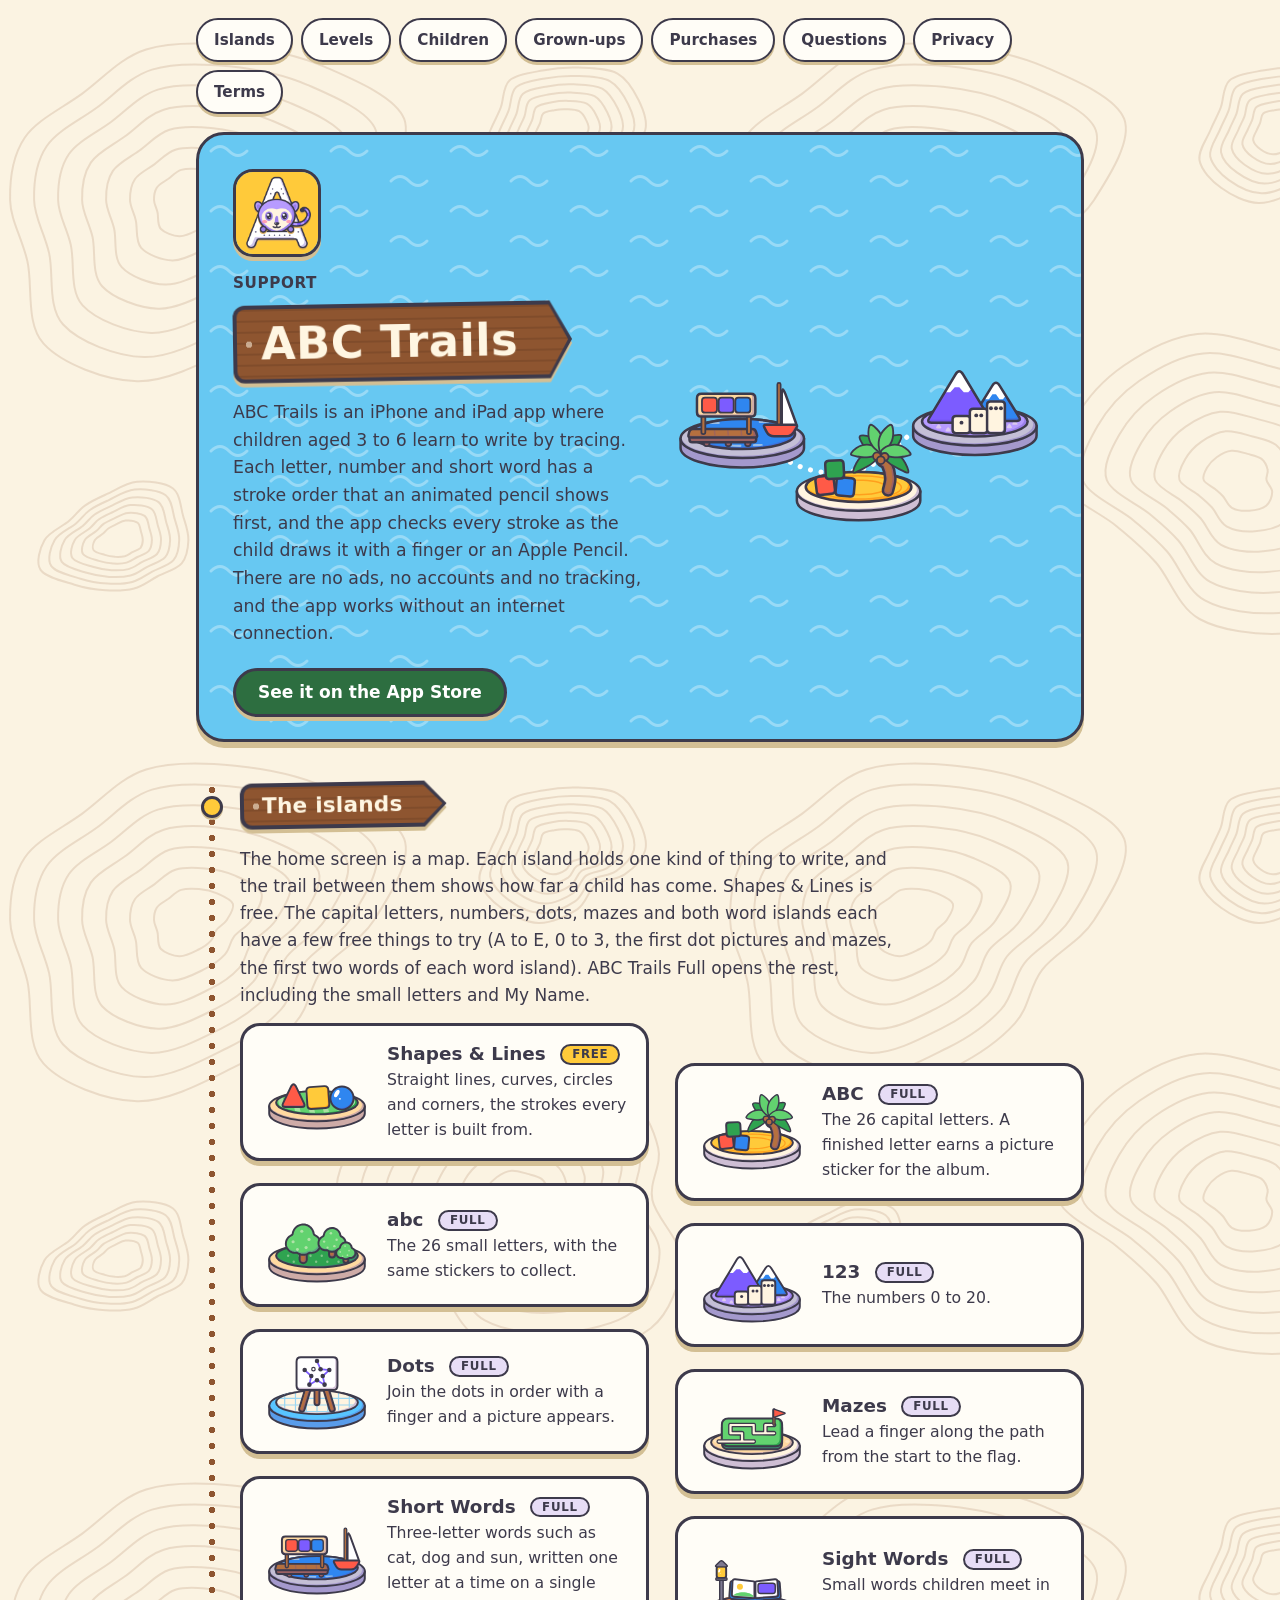
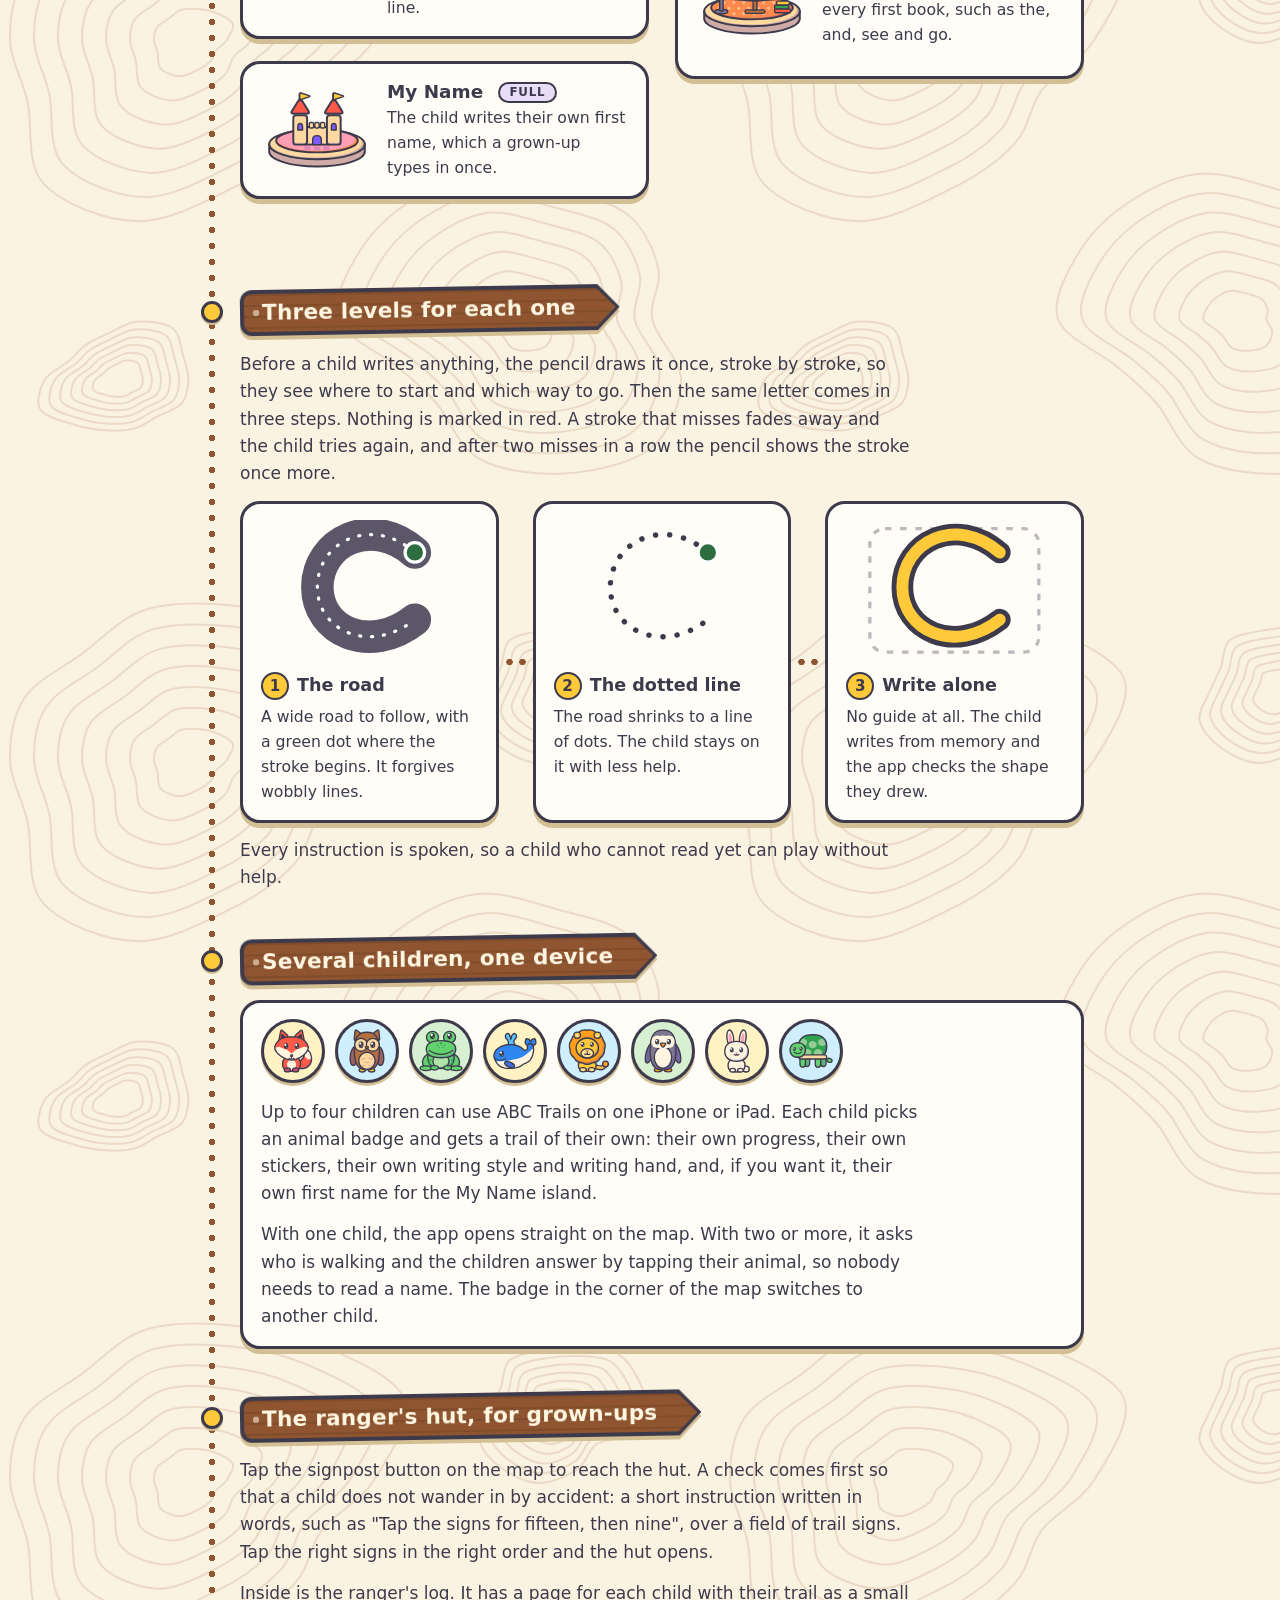
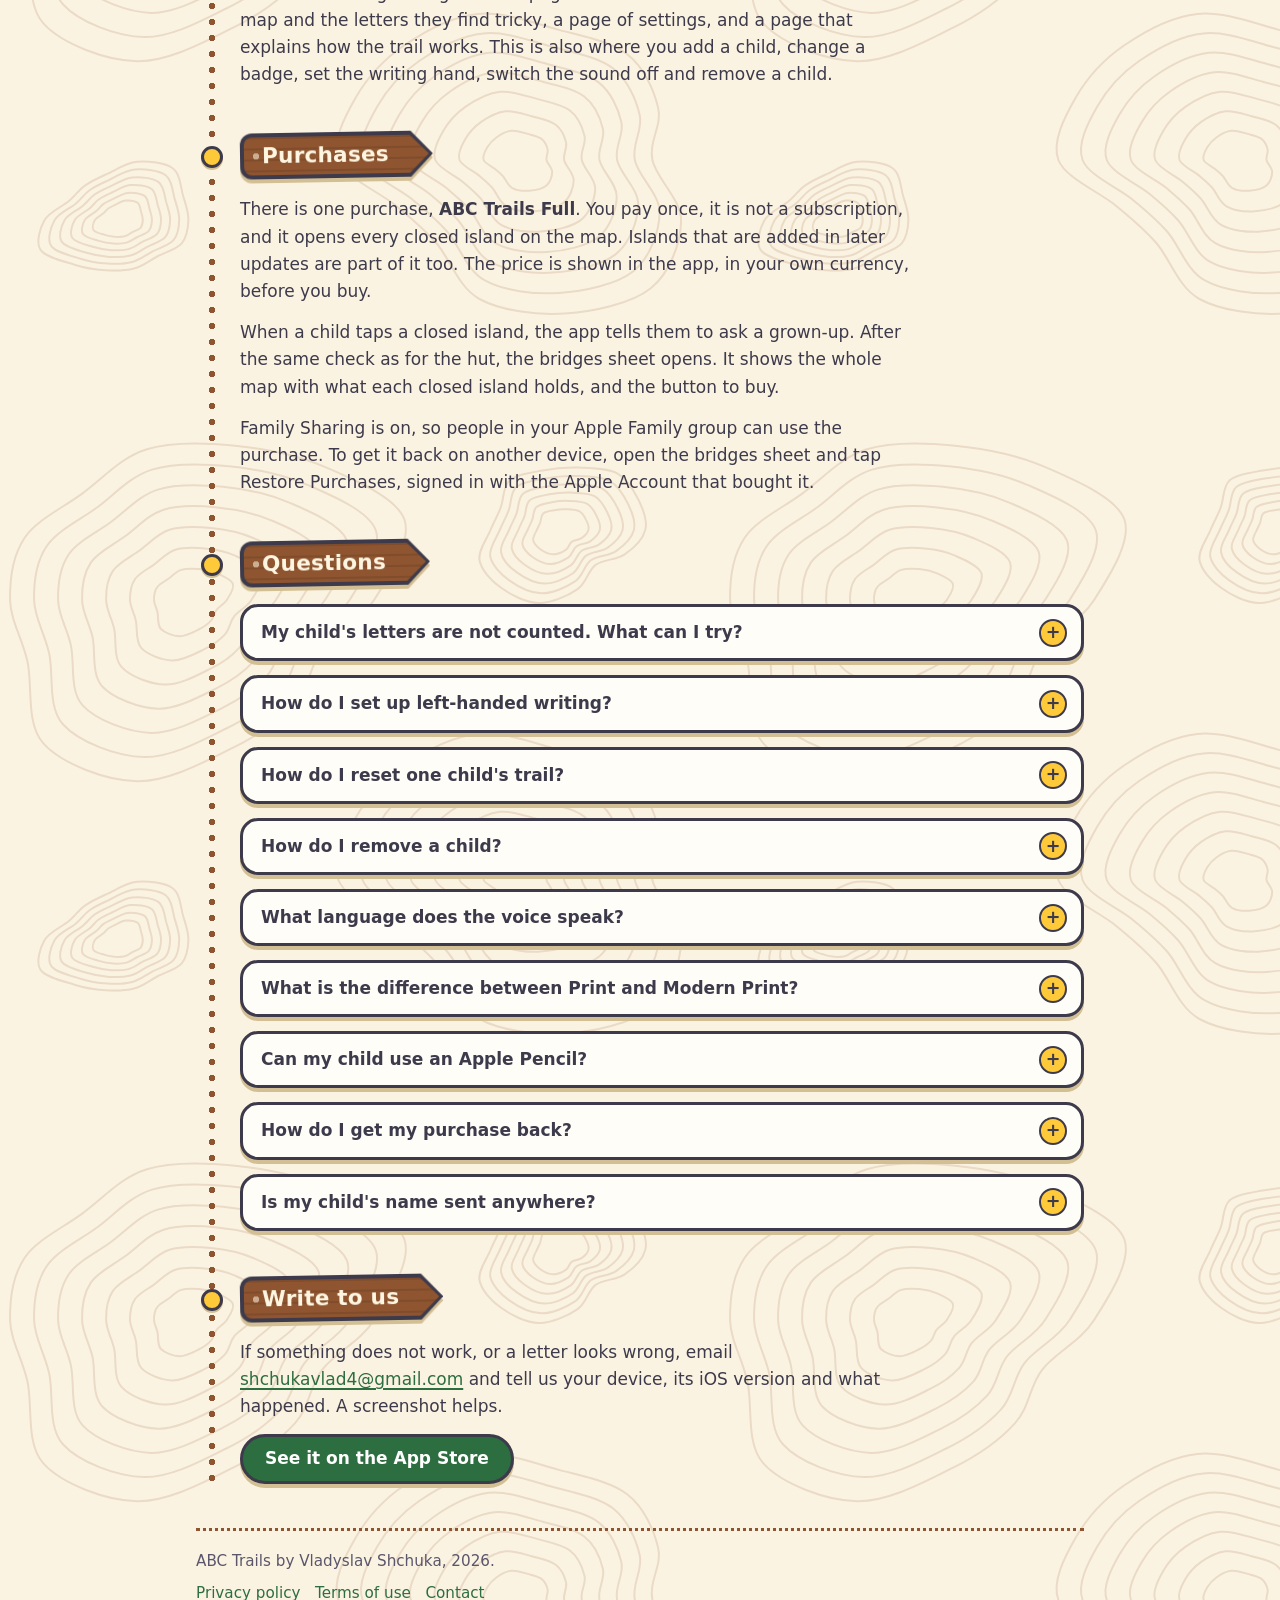
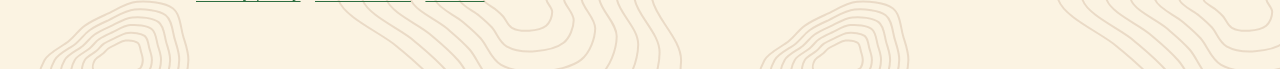
<file: index.html>
<!doctype html>
<html lang="en">
<head>
<meta charset="utf-8">
<meta name="viewport" content="width=device-width,initial-scale=1">
<meta name="color-scheme" content="light dark">
<title>ABC Trails: Support</title>
<meta name="description" content="Help for ABC Trails, the letter, number and word tracing app for children 3 to 6 on iPhone and iPad: the islands, levels, children, the ranger's hut, purchases and answers.">
<link rel="stylesheet" href="style.css">
<link rel="icon" href="icon.png">
<link rel="apple-touch-icon" href="icon.png">
</head>
<body>
<a class="skip" href="#top">Skip to the content</a>
<div class="wrap">

<nav aria-label="Pages and sections">
<ul class="top">
<li><a href="#islands">Islands</a></li>
<li><a href="#levels">Levels</a></li>
<li><a href="#hikers">Children</a></li>
<li><a href="#hut">Grown-ups</a></li>
<li><a href="#buying">Purchases</a></li>
<li><a href="#questions">Questions</a></li>
<li><a href="privacy.html">Privacy</a></li>
<li><a href="terms.html">Terms</a></li>
</ul>
</nav>

<main id="top">

<header class="hero">
<div>
<img class="app-icon" src="icon.png" width="88" height="88" alt="ABC Trails app icon">
<p class="kicker">Support</p>
<div class="signpost"><h1><span>ABC Trails</span></h1></div>
<p class="lead">ABC Trails is an iPhone and iPad app where children aged 3 to 6 learn to write by tracing. Each letter, number and short word has a stroke order that an animated pencil shows first, and the app checks every stroke as the child draws it with a finger or an Apple Pencil. There are no ads, no accounts and no tracking, and the app works without an internet connection.</p>
<a class="btn" href="https://apps.apple.com/app/id6817313417">See it on the App Store</a>
</div>
<svg class="hero-map" viewBox="0 0 600 290" aria-hidden="true" focusable="false">
<path d="M115 108C180 190 240 200 300 188S420 60 485 88" fill="none" stroke="#FFFFFF" stroke-width="8" stroke-linecap="round" stroke-dasharray="0.1 17"/>
<image href="img/island-harbor.svg" x="0" y="20" width="230" height="177"/>
<image href="img/island-beach.svg" x="185" y="104" width="230" height="177"/>
<image href="img/island-mountain.svg" x="370" y="0" width="230" height="177"/>
</svg>
</header>

<div class="path">

<section class="stop" id="islands" aria-labelledby="h-islands">
<div class="signpost"><h2 id="h-islands"><span>The islands</span></h2></div>
<p>The home screen is a map. Each island holds one kind of thing to write, and the trail between them shows how far a child has come. Shapes &amp; Lines is free. The capital letters, numbers, dots, mazes and both word islands each have a few free things to try (A to E, 0 to 3, the first dot pictures and mazes, the first two words of each word island). ABC Trails Full opens the rest, including the small letters and My Name.</p>
<ol class="isles">
<li class="isle card"><img src="img/island-meadow.svg" width="112" height="86" alt="A round meadow island with a red triangle, a yellow square and a blue ball"><div><h3>Shapes &amp; Lines <span class="tag free">Free</span></h3><p>Straight lines, curves, circles and corners, the strokes every letter is built from.</p></div></li>
<li class="isle card"><img src="img/island-beach.svg" width="112" height="86" alt="A sandy island with a palm tree and letter blocks A, B and C"><div><h3>ABC <span class="tag full">Full</span></h3><p>The 26 capital letters. A finished letter earns a picture sticker for the album.</p></div></li>
<li class="isle card"><img src="img/island-forest.svg" width="112" height="86" alt="A green island with two bushy trees"><div><h3>abc <span class="tag full">Full</span></h3><p>The 26 small letters, with the same stickers to collect.</p></div></li>
<li class="isle card"><img src="img/island-mountain.svg" width="112" height="86" alt="A purple island with a snowy mountain and a small town"><div><h3>123 <span class="tag full">Full</span></h3><p>The numbers 0 to 20.</p></div></li>
<li class="isle card"><img src="img/island-dots.svg" width="112" height="86" alt="A blue island with an easel showing a star made of dots"><div><h3>Dots <span class="tag full">Full</span></h3><p>Join the dots in order with a finger and a picture appears.</p></div></li>
<li class="isle card"><img src="img/island-maze.svg" width="112" height="86" alt="A green island shaped like a maze with a red flag at the end"><div><h3>Mazes <span class="tag full">Full</span></h3><p>Lead a finger along the path from the start to the flag.</p></div></li>
<li class="isle card"><img src="img/island-harbor.svg" width="112" height="86" alt="A harbor island with a sign that spells cat and a sailboat"><div><h3>Short Words <span class="tag full">Full</span></h3><p>Three-letter words such as cat, dog and sun, written one letter at a time on a single line.</p></div></li>
<li class="isle card"><img src="img/island-lantern.svg" width="112" height="86" alt="An orange island with a lamp post and an open book showing the word the"><div><h3>Sight Words <span class="tag full">Full</span></h3><p>Small words children meet in every first book, such as the, and, see and go.</p></div></li>
<li class="isle card"><img src="img/island-castle.svg" width="112" height="86" alt="A pink island with a sand castle and two flags"><div><h3>My Name <span class="tag full">Full</span></h3><p>The child writes their own first name, which a grown-up types in once.</p></div></li>
</ol>
</section>

<section class="stop" id="levels" aria-labelledby="h-levels">
<div class="signpost"><h2 id="h-levels"><span>Three levels for each one</span></h2></div>
<p>Before a child writes anything, the pencil draws it once, stroke by stroke, so they see where to start and which way to go. Then the same letter comes in three steps. Nothing is marked in red. A stroke that misses fades away and the child tries again, and after two misses in a row the pencil shows the stroke once more.</p>
<ol class="steps">
<li><div class="card">
<svg class="step-art" viewBox="0 0 200 130" role="img" aria-label="A wide grey road shaped like the letter C, with a green start dot at the top">
<path class="tarmac" d="M142 30C102 -5 52 20 52 62C52 102 100 125 142 92" fill="none" stroke-width="30" stroke-linecap="round"/>
<path class="lane" d="M142 30C102 -5 52 20 52 62C52 102 100 125 142 92" fill="none" stroke-width="3" stroke-linecap="round" stroke-dasharray="1 10"/>
<circle class="go" cx="142" cy="30" r="9" stroke-width="3"/>
</svg>
<h3><span class="n" aria-hidden="true">1</span>The road</h3>
<p>A wide road to follow, with a green dot where the stroke begins. It forgives wobbly lines.</p>
</div></li>
<li><div class="card">
<svg class="step-art" viewBox="0 0 200 130" role="img" aria-label="A thin dotted line shaped like the letter C, with a green start dot at the top">
<path class="dotline" d="M142 30C102 -5 52 20 52 62C52 102 100 125 142 92" fill="none" stroke-width="5" stroke-linecap="round" stroke-dasharray="0.1 13"/>
<circle class="go" cx="142" cy="30" r="9" stroke-width="3"/>
</svg>
<h3><span class="n" aria-hidden="true">2</span>The dotted line</h3>
<p>The road shrinks to a line of dots. The child stays on it with less help.</p>
</div></li>
<li><div class="card">
<svg class="step-art" viewBox="0 0 200 130" role="img" aria-label="An empty frame with a gold line drawn by the child in the shape of the letter C">
<rect class="frame" x="22" y="8" width="156" height="114" rx="14" stroke-width="3" stroke-dasharray="6 8"/>
<path class="own-outline" d="M142 30C102 -5 52 20 52 62C52 102 100 125 142 92" fill="none" stroke-width="20" stroke-linecap="round"/>
<path class="own-ink" d="M142 30C102 -5 52 20 52 62C52 102 100 125 142 92" fill="none" stroke-width="11" stroke-linecap="round"/>
</svg>
<h3><span class="n" aria-hidden="true">3</span>Write alone</h3>
<p>No guide at all. The child writes from memory and the app checks the shape they drew.</p>
</div></li>
</ol>
<p>Every instruction is spoken, so a child who cannot read yet can play without help.</p>
</section>

<section class="stop" id="hikers" aria-labelledby="h-hikers">
<div class="signpost"><h2 id="h-hikers"><span>Several children, one device</span></h2></div>
<div class="card">
<ul class="badges" aria-label="The eight animal badges">
<li><img src="img/badge-fox.svg" width="52" height="52" alt="Fox badge"></li>
<li><img src="img/badge-owl.svg" width="52" height="52" alt="Owl badge"></li>
<li><img src="img/badge-frog.svg" width="52" height="52" alt="Frog badge"></li>
<li><img src="img/badge-whale.svg" width="52" height="52" alt="Whale badge"></li>
<li><img src="img/badge-lion.svg" width="52" height="52" alt="Lion badge"></li>
<li><img src="img/badge-penguin.svg" width="52" height="52" alt="Penguin badge"></li>
<li><img src="img/badge-rabbit.svg" width="52" height="52" alt="Rabbit badge"></li>
<li><img src="img/badge-turtle.svg" width="52" height="52" alt="Turtle badge"></li>
</ul>
<p>Up to four children can use ABC Trails on one iPhone or iPad. Each child picks an animal badge and gets a trail of their own: their own progress, their own stickers, their own writing style and writing hand, and, if you want it, their own first name for the My Name island.</p>
<p>With one child, the app opens straight on the map. With two or more, it asks who is walking and the children answer by tapping their animal, so nobody needs to read a name. The badge in the corner of the map switches to another child.</p>
</div>
</section>

<section class="stop" id="hut" aria-labelledby="h-hut">
<div class="signpost"><h2 id="h-hut"><span>The ranger's hut, for grown-ups</span></h2></div>
<p>Tap the signpost button on the map to reach the hut. A check comes first so that a child does not wander in by accident: a short instruction written in words, such as "Tap the signs for fifteen, then nine", over a field of trail signs. Tap the right signs in the right order and the hut opens.</p>
<p>Inside is the ranger's log. It has a page for each child with their trail as a small map and the letters they find tricky, a page of settings, and a page that explains how the trail works. This is also where you add a child, change a badge, set the writing hand, switch the sound off and remove a child.</p>
</section>

<section class="stop" id="buying" aria-labelledby="h-buying">
<div class="signpost"><h2 id="h-buying"><span>Purchases</span></h2></div>
<p>There is one purchase, <strong>ABC Trails Full</strong>. You pay once, it is not a subscription, and it opens every closed island on the map. Islands that are added in later updates are part of it too. The price is shown in the app, in your own currency, before you buy.</p>
<p>When a child taps a closed island, the app tells them to ask a grown-up. After the same check as for the hut, the bridges sheet opens. It shows the whole map with what each closed island holds, and the button to buy.</p>
<p>Family Sharing is on, so people in your Apple Family group can use the purchase. To get it back on another device, open the bridges sheet and tap Restore Purchases, signed in with the Apple Account that bought it.</p>
</section>

<section class="stop" id="questions" aria-labelledby="h-questions">
<div class="signpost"><h2 id="h-questions"><span>Questions</span></h2></div>
<div class="faq">

<details>
<summary>My child's letters are not counted. What can I try?</summary>
<p>Children this age draw big and fast, and the app is built to forgive that, but some letters are fiddly. Watch the pencil show the stroke once more, put a finger on the green dot, and draw slowly without lifting the finger in the middle of a stroke. Resting the device flat or propped up helps the hand stay steady. If it still fails, go back to the road, the first level, and work up again. The child's page in the ranger's log lists the letters that are tricky for them. If one letter looks wrong to you, write to us and tell us which.</p>
</details>

<details>
<summary>How do I set up left-handed writing?</summary>
<p>Open the ranger's hut, go to the child's page and choose their writing hand. The setting belongs to that child, so a left-handed child and a right-handed brother or sister can each have their own.</p>
</details>

<details>
<summary>How do I reset one child's trail?</summary>
<p>In the ranger's log, open that child's page and choose to reset their trail. Their progress and stickers start again from the beginning. The other children keep theirs.</p>
</details>

<details>
<summary>How do I remove a child?</summary>
<p>In the ranger's log, open that child's page and choose to remove them. The app asks twice before it does anything. Removing a child deletes their badge, name, progress and stickers from the device. A child who is the only one on the device cannot be removed, but you can reset their trail.</p>
</details>

<details>
<summary>What language does the voice speak?</summary>
<p>English, with American pronunciation. The letters, numbers and words are English too. If you prefer to read a letter out yourself, sound can be switched off in the ranger's log.</p>
</details>

<details>
<summary>What is the difference between Print and Modern Print?</summary>
<p>Print is the upright "ball and stick" style taught in many US schools. Modern Print is slanted and has small tails on some letters. You choose per child in the ranger's log, and progress stays the same when you switch.</p>
</details>

<details>
<summary>Can my child use an Apple Pencil?</summary>
<p>Yes, on iPad models that support it. A finger works just as well, and many young children prefer it.</p>
</details>

<details>
<summary>How do I get my purchase back?</summary>
<p>Open the bridges sheet, which is behind the grown-up check, and tap Restore Purchases. Use the Apple Account that bought it. With Family Sharing, the family organizer must have bought ABC Trails Full.</p>
</details>

<details>
<summary>Is my child's name sent anywhere?</summary>
<p>No. The app never connects to a server. Names, badges, progress and stickers stay on your device. The <a href="privacy.html">privacy page</a> has the details.</p>
</details>

</div>
</section>

<section class="stop" id="contact" aria-labelledby="h-contact">
<div class="signpost"><h2 id="h-contact"><span>Write to us</span></h2></div>
<p>If something does not work, or a letter looks wrong, email <a href="mailto:shchukavlad4@gmail.com?subject=ABC%20Trails">shchukavlad4@gmail.com</a> and tell us your device, its iOS version and what happened. A screenshot helps.</p>
<p><a class="btn" href="https://apps.apple.com/app/id6817313417">See it on the App Store</a></p>
</section>

</div>
</main>

<footer class="foot">
<p>ABC Trails by Vladyslav Shchuka, 2026.</p>
<p><a href="privacy.html">Privacy policy</a> &nbsp; <a href="terms.html">Terms of use</a> &nbsp; <a href="mailto:shchukavlad4@gmail.com?subject=ABC%20Trails">Contact</a></p>
</footer>

</div>
</body>
</html>
</file>
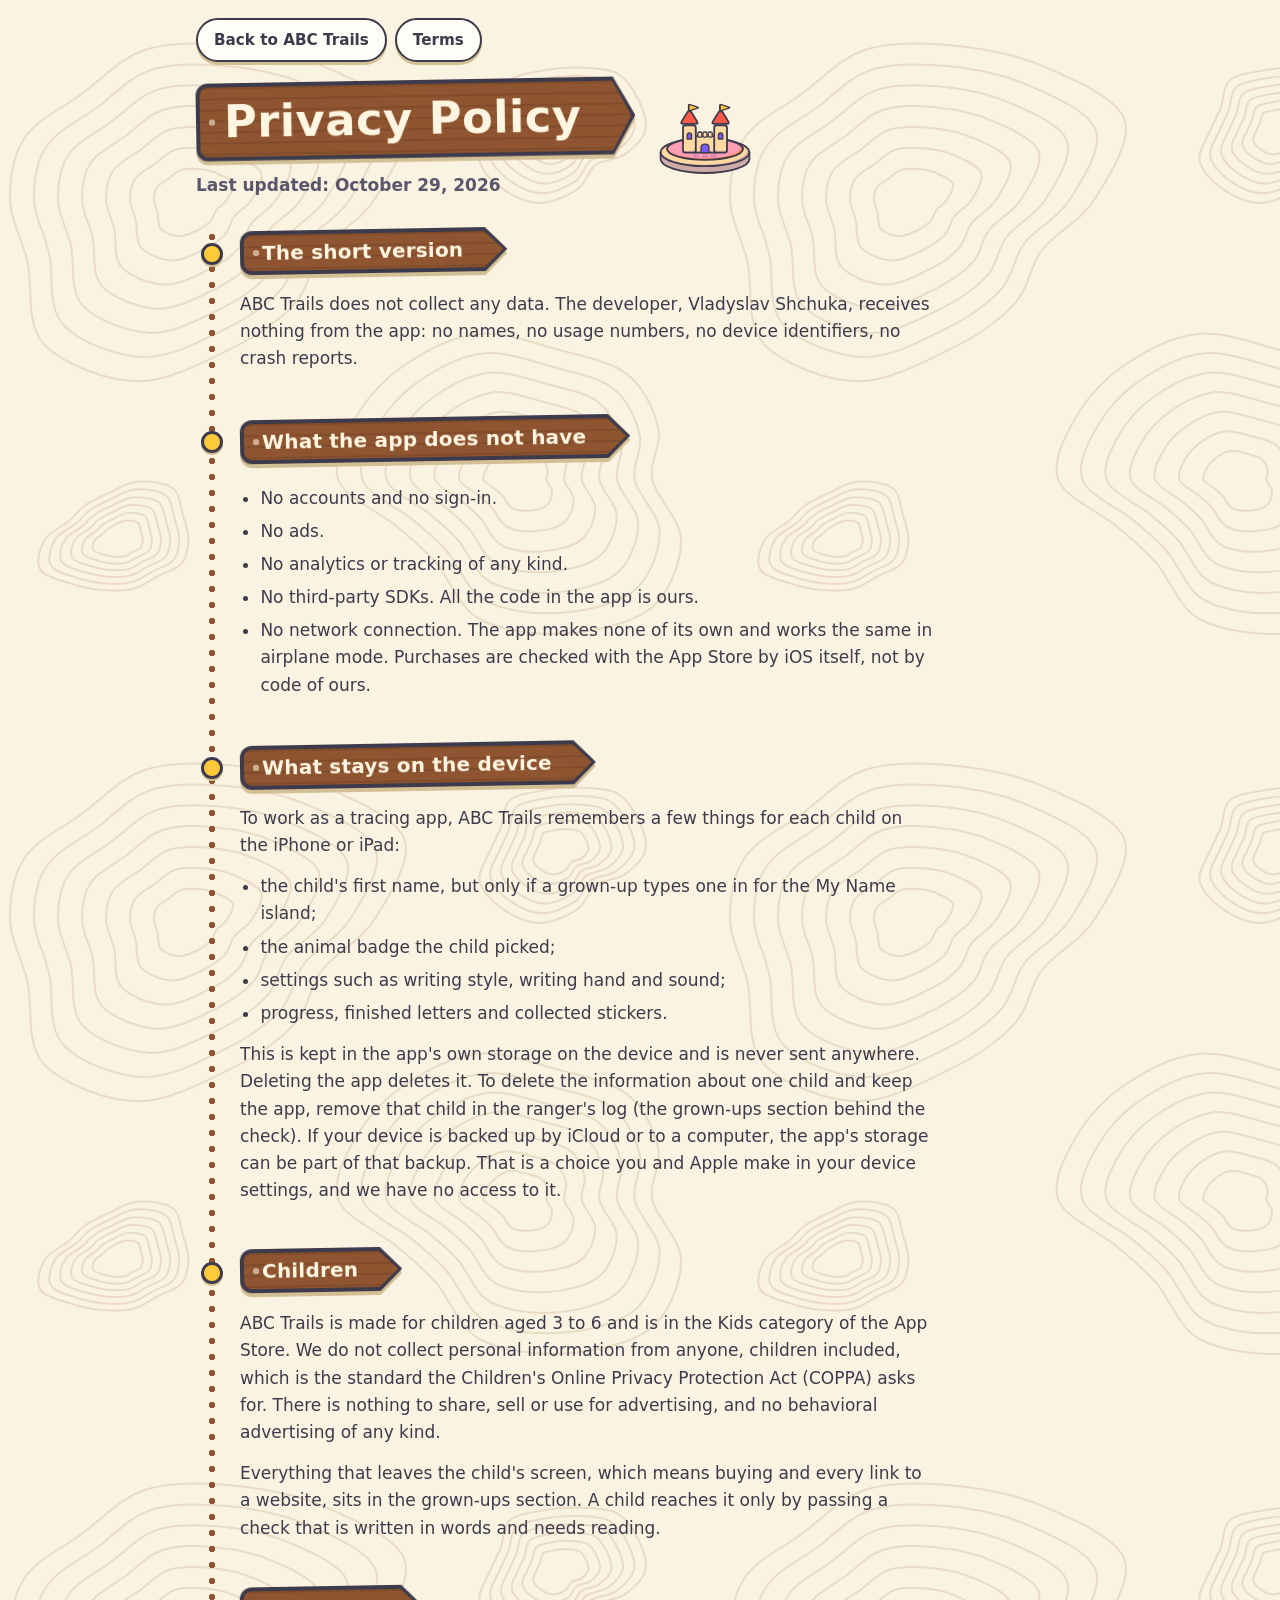
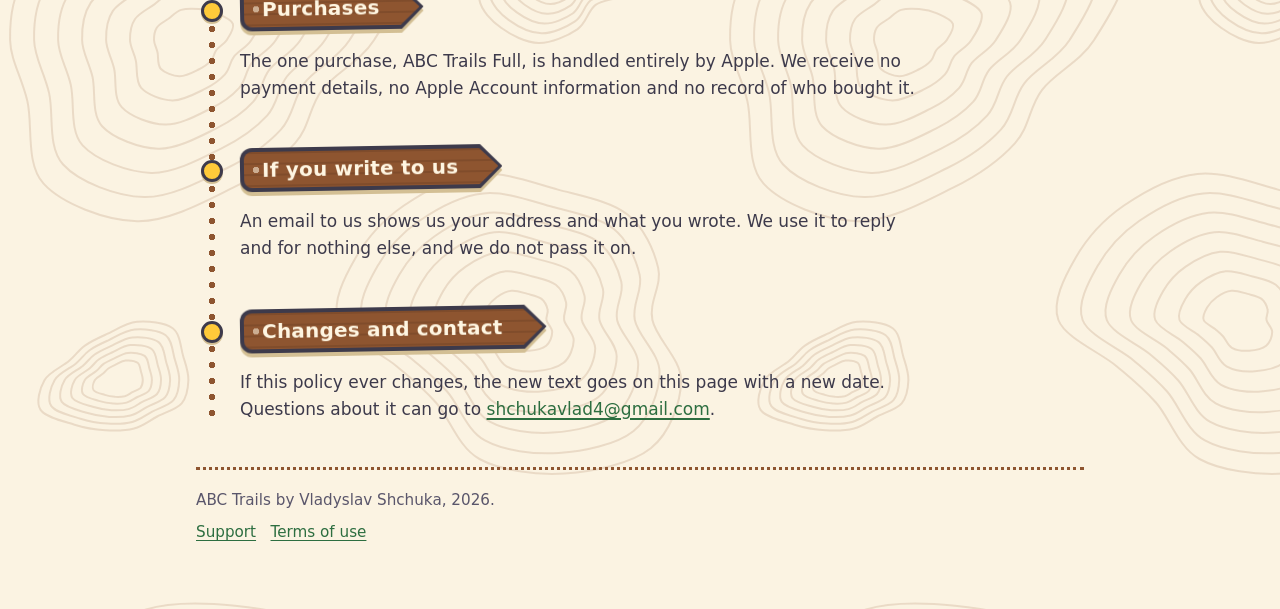
<file: privacy.html>
<!doctype html>
<html lang="en">
<head>
<meta charset="utf-8">
<meta name="viewport" content="width=device-width,initial-scale=1">
<meta name="color-scheme" content="light dark">
<title>ABC Trails: Privacy Policy</title>
<meta name="description" content="ABC Trails collects no data. No accounts, no ads, no analytics, no third-party code and no network connection. Everything a child does stays on the device.">
<link rel="stylesheet" href="style.css">
<link rel="icon" href="icon.png">
<link rel="apple-touch-icon" href="icon.png">
</head>
<body>
<a class="skip" href="#top">Skip to the content</a>
<div class="wrap">

<nav aria-label="Pages">
<ul class="top">
<li><a href="index.html">Back to ABC Trails</a></li>
<li><a href="terms.html">Terms</a></li>
</ul>
</nav>

<main id="top" class="sheet">

<header class="page-head">
<div>
<div class="signpost"><h1><span>Privacy Policy</span></h1></div>
<p class="updated">Last updated: October 29, 2026</p>
</div>
<img src="img/island-castle.svg" width="104" height="80" alt="">
</header>

<div class="path">

<section class="stop" aria-labelledby="h-short">
<div class="signpost"><h2 id="h-short"><span>The short version</span></h2></div>
<p>ABC Trails does not collect any data. The developer, Vladyslav Shchuka, receives nothing from the app: no names, no usage numbers, no device identifiers, no crash reports.</p>
</section>

<section class="stop" aria-labelledby="h-not">
<div class="signpost"><h2 id="h-not"><span>What the app does not have</span></h2></div>
<ul>
<li>No accounts and no sign-in.</li>
<li>No ads.</li>
<li>No analytics or tracking of any kind.</li>
<li>No third-party SDKs. All the code in the app is ours.</li>
<li>No network connection. The app makes none of its own and works the same in airplane mode. Purchases are checked with the App Store by iOS itself, not by code of ours.</li>
</ul>
</section>

<section class="stop" aria-labelledby="h-device">
<div class="signpost"><h2 id="h-device"><span>What stays on the device</span></h2></div>
<p>To work as a tracing app, ABC Trails remembers a few things for each child on the iPhone or iPad:</p>
<ul>
<li>the child's first name, but only if a grown-up types one in for the My Name island;</li>
<li>the animal badge the child picked;</li>
<li>settings such as writing style, writing hand and sound;</li>
<li>progress, finished letters and collected stickers.</li>
</ul>
<p>This is kept in the app's own storage on the device and is never sent anywhere. Deleting the app deletes it. To delete the information about one child and keep the app, remove that child in the ranger's log (the grown-ups section behind the check). If your device is backed up by iCloud or to a computer, the app's storage can be part of that backup. That is a choice you and Apple make in your device settings, and we have no access to it.</p>
</section>

<section class="stop" aria-labelledby="h-kids">
<div class="signpost"><h2 id="h-kids"><span>Children</span></h2></div>
<p>ABC Trails is made for children aged 3 to 6 and is in the Kids category of the App Store. We do not collect personal information from anyone, children included, which is the standard the Children's Online Privacy Protection Act (COPPA) asks for. There is nothing to share, sell or use for advertising, and no behavioral advertising of any kind.</p>
<p>Everything that leaves the child's screen, which means buying and every link to a website, sits in the grown-ups section. A child reaches it only by passing a check that is written in words and needs reading.</p>
</section>

<section class="stop" aria-labelledby="h-buy">
<div class="signpost"><h2 id="h-buy"><span>Purchases</span></h2></div>
<p>The one purchase, ABC Trails Full, is handled entirely by Apple. We receive no payment details, no Apple Account information and no record of who bought it.</p>
</section>

<section class="stop" aria-labelledby="h-mail">
<div class="signpost"><h2 id="h-mail"><span>If you write to us</span></h2></div>
<p>An email to us shows us your address and what you wrote. We use it to reply and for nothing else, and we do not pass it on.</p>
</section>

<section class="stop" aria-labelledby="h-change">
<div class="signpost"><h2 id="h-change"><span>Changes and contact</span></h2></div>
<p>If this policy ever changes, the new text goes on this page with a new date. Questions about it can go to <a href="mailto:shchukavlad4@gmail.com?subject=ABC%20Trails%20privacy">shchukavlad4@gmail.com</a>.</p>
</section>

</div>
</main>

<footer class="foot">
<p>ABC Trails by Vladyslav Shchuka, 2026.</p>
<p><a href="index.html">Support</a> &nbsp; <a href="terms.html">Terms of use</a></p>
</footer>

</div>
</body>
</html>
</file>
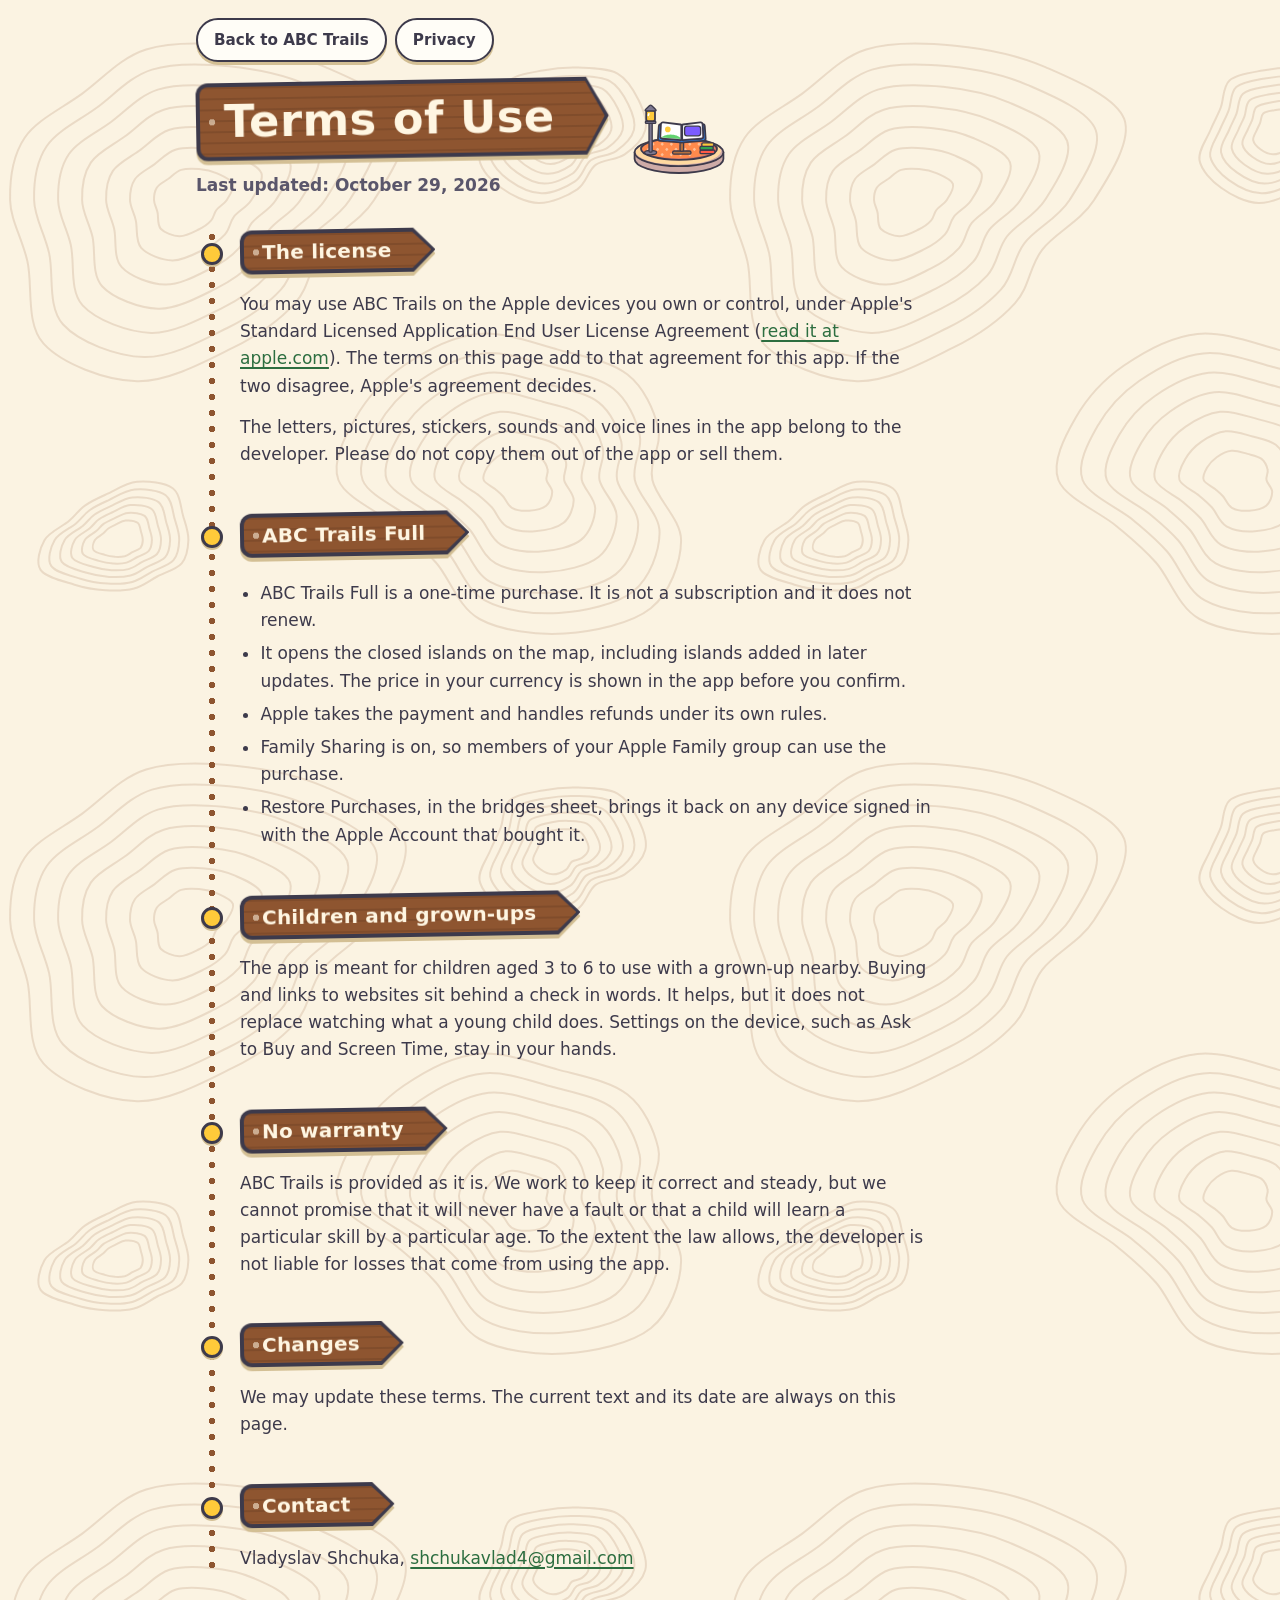
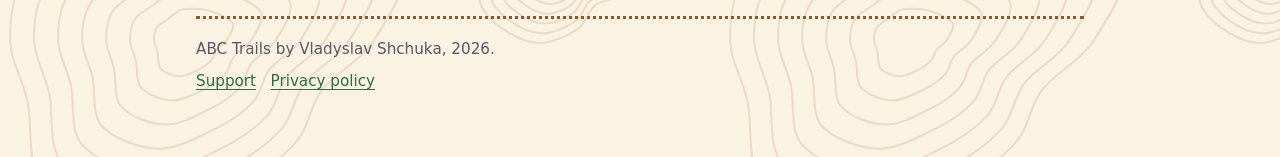
<file: terms.html>
<!doctype html>
<html lang="en">
<head>
<meta charset="utf-8">
<meta name="viewport" content="width=device-width,initial-scale=1">
<meta name="color-scheme" content="light dark">
<title>ABC Trails: Terms of Use</title>
<meta name="description" content="The terms for using ABC Trails: the license, the one-time purchase through Apple, children and supervision, and how to reach us.">
<link rel="stylesheet" href="style.css">
<link rel="icon" href="icon.png">
<link rel="apple-touch-icon" href="icon.png">
</head>
<body>
<a class="skip" href="#top">Skip to the content</a>
<div class="wrap">

<nav aria-label="Pages">
<ul class="top">
<li><a href="index.html">Back to ABC Trails</a></li>
<li><a href="privacy.html">Privacy</a></li>
</ul>
</nav>

<main id="top" class="sheet">

<header class="page-head">
<div>
<div class="signpost"><h1><span>Terms of Use</span></h1></div>
<p class="updated">Last updated: October 29, 2026</p>
</div>
<img src="img/island-lantern.svg" width="104" height="80" alt="">
</header>

<div class="path">

<section class="stop" aria-labelledby="h-license">
<div class="signpost"><h2 id="h-license"><span>The license</span></h2></div>
<p>You may use ABC Trails on the Apple devices you own or control, under Apple's Standard Licensed Application End User License Agreement (<a href="https://www.apple.com/legal/internet-services/itunes/dev/stdeula/">read it at apple.com</a>). The terms on this page add to that agreement for this app. If the two disagree, Apple's agreement decides.</p>
<p>The letters, pictures, stickers, sounds and voice lines in the app belong to the developer. Please do not copy them out of the app or sell them.</p>
</section>

<section class="stop" aria-labelledby="h-full">
<div class="signpost"><h2 id="h-full"><span>ABC Trails Full</span></h2></div>
<ul>
<li>ABC Trails Full is a one-time purchase. It is not a subscription and it does not renew.</li>
<li>It opens the closed islands on the map, including islands added in later updates. The price in your currency is shown in the app before you confirm.</li>
<li>Apple takes the payment and handles refunds under its own rules.</li>
<li>Family Sharing is on, so members of your Apple Family group can use the purchase.</li>
<li>Restore Purchases, in the bridges sheet, brings it back on any device signed in with the Apple Account that bought it.</li>
</ul>
</section>

<section class="stop" aria-labelledby="h-kids">
<div class="signpost"><h2 id="h-kids"><span>Children and grown-ups</span></h2></div>
<p>The app is meant for children aged 3 to 6 to use with a grown-up nearby. Buying and links to websites sit behind a check in words. It helps, but it does not replace watching what a young child does. Settings on the device, such as Ask to Buy and Screen Time, stay in your hands.</p>
</section>

<section class="stop" aria-labelledby="h-warranty">
<div class="signpost"><h2 id="h-warranty"><span>No warranty</span></h2></div>
<p>ABC Trails is provided as it is. We work to keep it correct and steady, but we cannot promise that it will never have a fault or that a child will learn a particular skill by a particular age. To the extent the law allows, the developer is not liable for losses that come from using the app.</p>
</section>

<section class="stop" aria-labelledby="h-update">
<div class="signpost"><h2 id="h-update"><span>Changes</span></h2></div>
<p>We may update these terms. The current text and its date are always on this page.</p>
</section>

<section class="stop" aria-labelledby="h-contact">
<div class="signpost"><h2 id="h-contact"><span>Contact</span></h2></div>
<p>Vladyslav Shchuka, <a href="mailto:shchukavlad4@gmail.com?subject=ABC%20Trails%20terms">shchukavlad4@gmail.com</a></p>
</section>

</div>
</main>

<footer class="foot">
<p>ABC Trails by Vladyslav Shchuka, 2026.</p>
<p><a href="index.html">Support</a> &nbsp; <a href="privacy.html">Privacy policy</a></p>
</footer>

</div>
</body>
</html>
</file>
<file: style.css>
/* ABC Trails site: a trail map.
   Map paper with faint contour lines, a dotted trail down the page that joins the sections like
   islands, section titles on wooden trail signs. System fonts only, no external requests. */

:root {
  --paper: #FBF3E2;
  --ink: #3D3A4B;
  --soft: #5A566B;
  --wood: #8E5530;
  --sign-text: #FFF6E2;
  --moss: #2D6E40;
  --gold: #FFCA3A;
  --sea: #67C8F2;
  --sea-ink: #3D3A4B;
  --card: #FFFDF7;
  --line: #3D3A4B;
  --slab: #D3BF94;
  --link: #2D6E40;
  --focus: #1F5FBF;
  --trail: #8E5530;
  --btn-bg: #2D6E40;
  --btn-text: #FFFFFF;
  --tag-free-bg: #FFCA3A;
  --tag-free-text: #3D3A4B;
  --tag-full-bg: #E7DDF6;
  --tag-full-text: #3D3A4B;
  --contours: url("img/contours-light.svg");
  color-scheme: light;
}

@media (prefers-color-scheme: dark) {
  :root {
    --paper: #1B2631;
    --ink: #F3ECDD;
    --soft: #BDB9C9;
    --wood: #6E3F20;
    --sign-text: #FFF1D6;
    --sea: #1F4560;
    --sea-ink: #F3ECDD;
    --card: #25323F;
    --line: #647388;
    --slab: #111A22;
    --link: #8FD6A0;
    --focus: #FFCA3A;
    --trail: #C58B5C;
    --btn-bg: #FFCA3A;
    --btn-text: #3D3A4B;
    --tag-free-bg: #FFCA3A;
    --tag-free-text: #3D3A4B;
    --tag-full-bg: #3B3555;
    --tag-full-text: #F3ECDD;
    --contours: url("img/contours-dark.svg");
    color-scheme: dark;
  }
}

*, *::before, *::after { box-sizing: border-box; }

html { -webkit-text-size-adjust: 100%; }

body {
  margin: 0;
  background-color: var(--paper);
  background-image: var(--contours);
  background-size: 720px 720px;
  color: var(--ink);
  font: 1.0625rem/1.6 ui-rounded, "SF Pro Rounded", system-ui, -apple-system, sans-serif;
}

img { max-width: 100%; height: auto; }

a { color: var(--link); text-underline-offset: 0.18em; text-decoration-thickness: 0.09em; }
a:hover { text-decoration-thickness: 0.16em; }
:focus-visible { outline: 3px solid var(--focus); outline-offset: 3px; border-radius: 4px; }

.skip {
  position: absolute; left: 12px; top: -80px; z-index: 10;
  background: var(--gold); color: #3D3A4B; padding: 10px 16px; border-radius: 12px; font-weight: 700;
}
.skip:focus { top: 12px; }

.wrap { max-width: 920px; margin: 0 auto; padding: 18px 16px 56px; }

/* ---------- top nav: little pill signs ---------- */
.top { display: flex; flex-wrap: wrap; gap: 8px; margin: 0 0 18px; padding: 0; list-style: none; }
.top a, .back {
  display: inline-flex; align-items: center; min-height: 44px; padding: 4px 16px;
  border: 2.5px solid var(--line); border-radius: 999px; background: var(--card);
  color: var(--ink); font-weight: 700; font-size: 0.95rem; text-decoration: none;
  box-shadow: 0 3px 0 var(--slab);
}
.top a:hover, .back:hover { background: var(--gold); color: #3D3A4B; }

/* ---------- wooden signs ---------- */
.signpost { display: inline-block; max-width: 100%; filter: drop-shadow(0 4px 0 var(--slab)); transform: rotate(-1deg); }
.signpost h1, .signpost h2 {
  position: relative; margin: 0; padding: 10px 44px 10px 22px;
  background: var(--line); color: var(--sign-text);
  border-radius: 12px; line-height: 1.2; font-weight: 800; letter-spacing: 0.01em;
  clip-path: polygon(0 0, calc(100% - 22px) 0, 100% 50%, calc(100% - 22px) 100%, 0 100%);
}
.signpost h1::before, .signpost h2::before {
  content: ""; position: absolute; inset: 4px; z-index: 0; border-radius: 8px;
  background:
    radial-gradient(circle at 12px 50%, rgba(255, 246, 226, .55) 0 3px, transparent 3.5px),
    repeating-linear-gradient(180deg, rgba(0, 0, 0, .10) 0 2px, transparent 2px 11px),
    var(--wood);
  clip-path: polygon(0 0, calc(100% - 19px) 0, 100% 50%, calc(100% - 19px) 100%, 0 100%);
}
.signpost h1 > span, .signpost h2 > span { position: relative; z-index: 1; }
.signpost h2 { font-size: 1.35rem; }
.signpost h1 { font-size: clamp(1.9rem, 7vw, 2.8rem); padding: 12px 54px 12px 28px; }

/* ---------- the dotted trail down the page ---------- */
.path { position: relative; padding-left: 44px; }
.path::before {
  content: ""; position: absolute; left: 12px; top: 0; bottom: 0; width: 8px;
  background: radial-gradient(circle at 50% 50%, var(--trail) 0 3px, transparent 3.5px) 0 0 / 8px 16px repeat-y;
}
.stop { position: relative; margin: 0 0 44px; }
.stop::after {
  content: ""; position: absolute; left: -39px; top: 14px; width: 22px; height: 22px;
  background: var(--gold); border: 3px solid var(--line); border-radius: 50%;
  box-shadow: 0 2px 0 var(--slab);
}
.stop > .signpost { margin: 0 0 18px; }
.stop > p, .stop > ul, .stop > ol { margin-top: 0; }
.stop p { margin: 0 0 14px; max-width: 62ch; }

/* ---------- hero: the sea ---------- */
.hero {
  position: relative; display: grid; gap: 8px; margin: 0 0 40px; padding: 26px 22px 12px;
  background: var(--sea) url("img/sea.svg") 0 0 / 120px 60px;
  color: var(--sea-ink);
  border: 3px solid var(--line); border-radius: 28px; box-shadow: 0 6px 0 var(--slab);
  overflow: hidden;
}
.hero .app-icon { width: 88px; height: 88px; border-radius: 20px; border: 3px solid var(--line); background: var(--card); display: block; margin-bottom: 14px; box-shadow: 0 4px 0 var(--slab); }
.hero .kicker { margin: 0 0 8px; font-weight: 700; font-size: 0.95rem; letter-spacing: 0.04em; text-transform: uppercase; }
.hero .lead { margin: 18px 0 20px; font-size: 1.08rem; max-width: 46ch; }
.hero-map { width: 100%; height: auto; display: block; margin: 0 auto; max-width: 560px; }
.btn {
  display: inline-flex; align-items: center; justify-content: center; min-height: 48px; padding: 8px 22px;
  background: var(--btn-bg); color: var(--btn-text); font-weight: 800; text-decoration: none;
  border: 3px solid var(--line); border-radius: 999px; box-shadow: 0 4px 0 var(--slab);
}
.btn:hover { text-decoration: underline; }
@media (min-width: 760px) {
  .hero { grid-template-columns: 1.05fr 0.95fr; align-items: center; padding: 34px 34px 22px; gap: 20px; }
}

/* ---------- cards ---------- */
.card {
  background: var(--card); border: 3px solid var(--line); border-radius: 20px;
  padding: 16px 18px; box-shadow: 0 5px 0 var(--slab);
}
.card > :first-child { margin-top: 0; }
.card > :last-child { margin-bottom: 0; }

/* ---------- islands ---------- */
.isles { list-style: none; margin: 0; padding: 0 0 4px; display: grid; gap: 22px; }
.isle { display: grid; grid-template-columns: 96px 1fr; gap: 14px; align-items: center; }
.isle img { width: 96px; height: auto; display: block; }
.isle h3 { margin: 0 0 2px; font-size: 1.15rem; line-height: 1.25; }
.isle p { margin: 0; font-size: 0.98rem; }
.tag {
  display: inline-block; margin-left: 8px; padding: 1px 10px; vertical-align: 2px;
  font-size: 0.74rem; font-weight: 800; letter-spacing: 0.06em; text-transform: uppercase;
  border: 2px solid var(--line); border-radius: 999px;
}
.tag.free { background: var(--tag-free-bg); color: var(--tag-free-text); }
.tag.full { background: var(--tag-full-bg); color: var(--tag-full-text); }
@media (min-width: 760px) {
  .isles { grid-template-columns: 1fr 1fr; gap: 22px 26px; padding-bottom: 44px; }
  .isle { grid-template-columns: 112px 1fr; }
  .isle img { width: 112px; }
  .isle:nth-child(even) { transform: translateY(40px); }
}

/* ---------- three levels ---------- */
.steps { list-style: none; margin: 0 0 14px; padding: 0; display: grid; gap: 30px; counter-reset: step; }
.steps li { position: relative; }
.steps li:not(:last-child)::after {
  content: ""; position: absolute; left: 50%; bottom: -26px; width: 8px; height: 22px; transform: translateX(-50%);
  background: radial-gradient(circle at 50% 50%, var(--trail) 0 3px, transparent 3.5px) 0 0 / 8px 11px repeat-y;
}
.steps .card { height: 100%; }
.step-art { display: block; width: 100%; max-width: 220px; height: auto; margin: 0 auto 10px; }
.steps h3 { margin: 0 0 4px; font-size: 1.1rem; }
.steps h3 .n {
  display: inline-grid; place-items: center; width: 28px; height: 28px; margin-right: 8px;
  background: var(--gold); color: #3D3A4B; border: 2.5px solid var(--line); border-radius: 50%; font-size: 0.95rem;
}
.steps p { margin: 0; font-size: 0.98rem; }
.tarmac { stroke: #5B5769; }
.lane { stroke: #FFFFFF; }
.dotline { stroke: var(--ink); }
.own-outline { stroke: #3D3A4B; }
.own-ink { stroke: var(--gold); }
.go { fill: #2D6E40; stroke: #FFFFFF; }
.step-art .frame { fill: none; stroke: var(--line); stroke-opacity: .35; }
@media (min-width: 760px) {
  .steps { grid-template-columns: repeat(3, 1fr); gap: 34px; }
  .steps li:not(:last-child)::after {
    left: auto; right: -30px; bottom: auto; top: 50%; width: 26px; height: 8px; transform: translateY(-50%);
    background: radial-gradient(circle at 50% 50%, var(--trail) 0 3px, transparent 3.5px) 0 0 / 13px 8px repeat-x;
  }
}

/* ---------- badges ---------- */
.badges { display: flex; flex-wrap: wrap; gap: 10px; list-style: none; margin: 0 0 16px; padding: 0; }
.badges li { width: 64px; height: 64px; border: 3px solid var(--line); border-radius: 50%; background: #FFF3C4; overflow: hidden; display: grid; place-items: center; box-shadow: 0 3px 0 var(--slab); }
.badges li:nth-child(3n+2) { background: #CFEFFF; }
.badges li:nth-child(3n+3) { background: #D8F0D2; }
.badges img { width: 52px; height: 52px; display: block; }

/* ---------- FAQ ---------- */
.faq { display: grid; gap: 14px; }
.faq details { background: var(--card); border: 3px solid var(--line); border-radius: 18px; box-shadow: 0 4px 0 var(--slab); }
.faq summary {
  cursor: pointer; list-style: none; padding: 12px 52px 12px 18px; font-weight: 800; position: relative; min-height: 48px;
}
.faq summary::-webkit-details-marker { display: none; }
.faq summary::after {
  content: "+"; position: absolute; right: 14px; top: 50%; transform: translateY(-50%);
  width: 28px; height: 28px; display: grid; place-items: center; line-height: 1;
  background: var(--gold); color: #3D3A4B; border: 2.5px solid var(--line); border-radius: 50%; font-size: 1.1rem;
}
.faq details[open] summary::after { content: "\2212"; }
.faq details > :not(summary) { margin: 0 18px 14px; }
.faq details > p:last-child { margin-bottom: 16px; }

/* ---------- long text pages (privacy, terms) ---------- */
.sheet { position: relative; }
.sheet h2 { font-size: 1.25rem; }
.page-head { display: flex; flex-wrap: wrap; align-items: center; gap: 18px; margin: 0 0 30px; }
.page-head img { width: 104px; height: auto; }
.updated { margin: 14px 0 0; color: var(--soft); font-weight: 700; }
.sheet ul { padding-left: 1.2em; margin: 0 0 14px; }
.sheet li { margin: 6px 0; }
.sheet .stop p, .sheet .stop ul { max-width: 64ch; }
.note-card { max-width: 64ch; }

/* ---------- footer ---------- */
.foot { margin: 8px 0 0; padding: 18px 0 0; border-top: 3px dotted var(--trail); color: var(--soft); font-size: 0.95rem; }
.foot p { margin: 0 0 8px; }
.foot a { color: var(--link); }

@media (prefers-reduced-motion: no-preference) {
  .top a, .btn, .back { transition: transform .12s ease; }
  .top a:hover, .btn:hover, .back:hover { transform: translateY(-2px); }
}
@media print {
  body { background: #fff; color: #000; }
  .top, .skip { display: none; }
}
</file>
